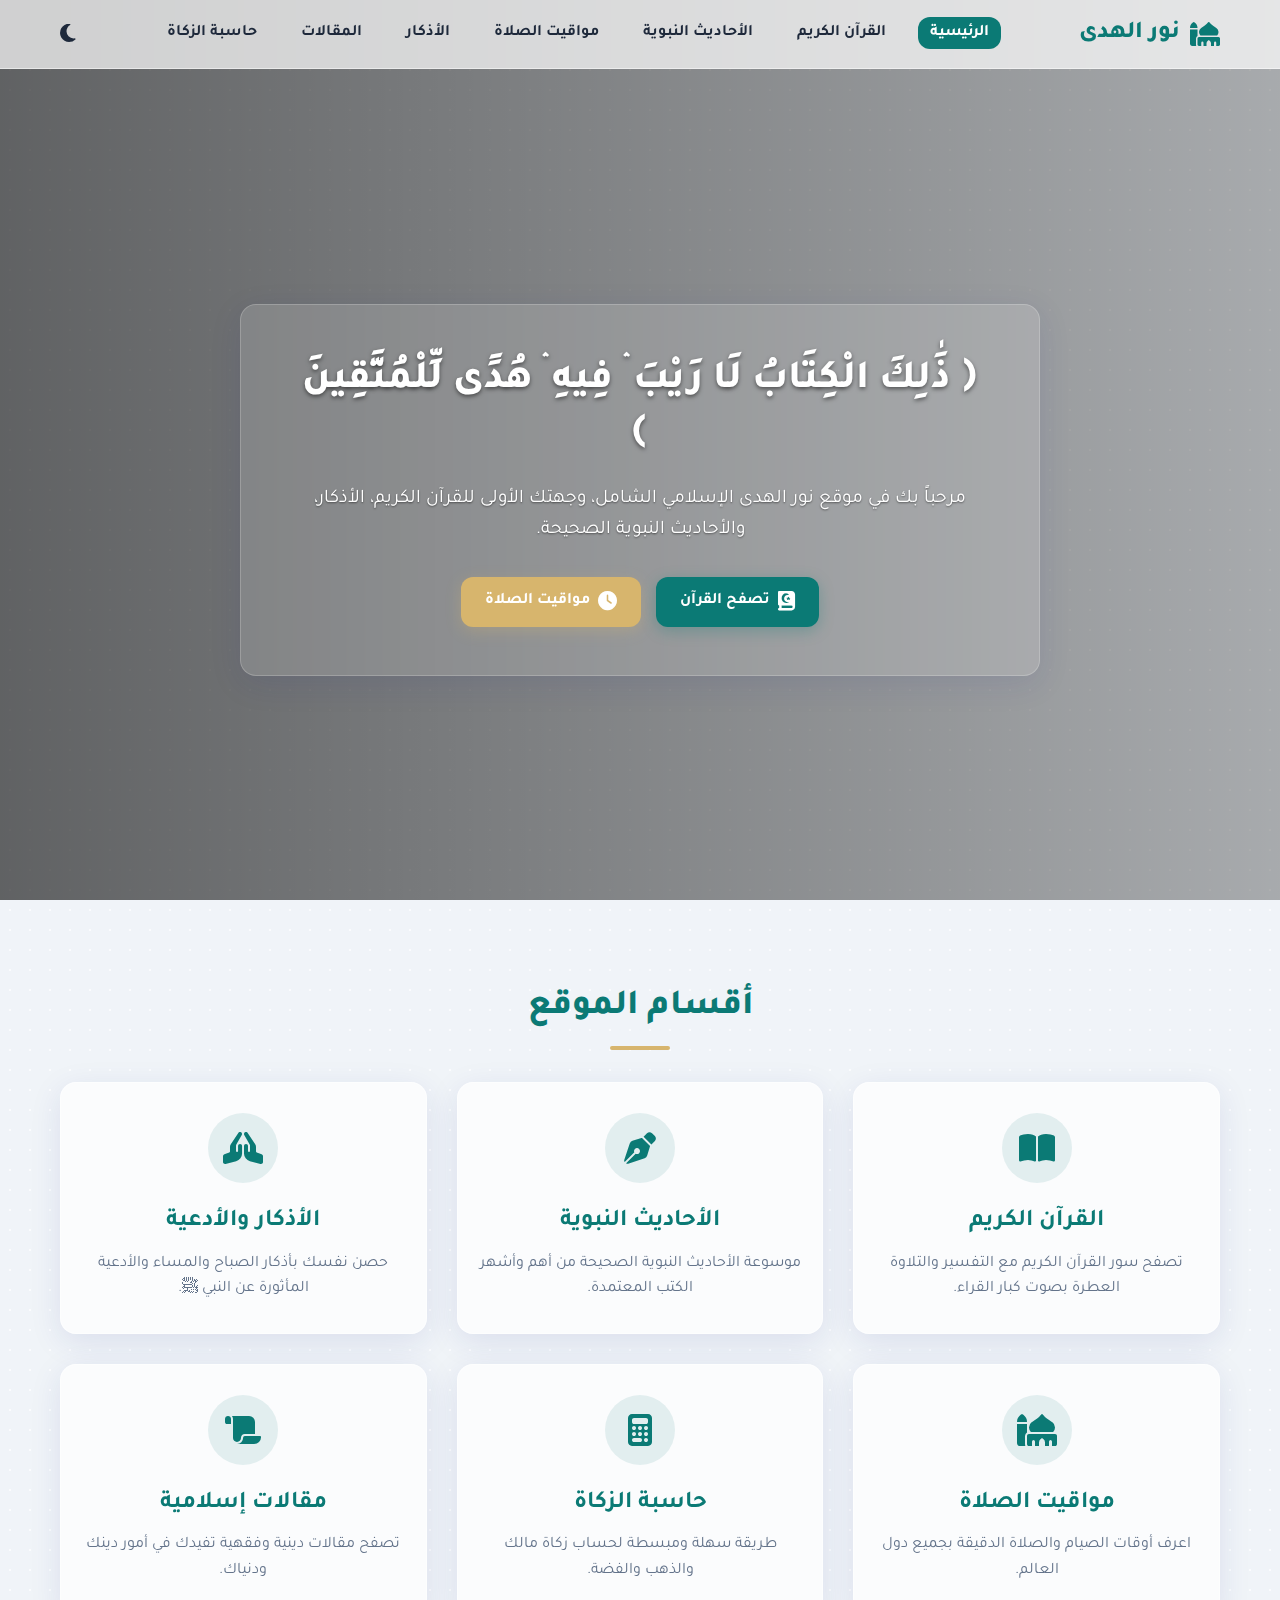
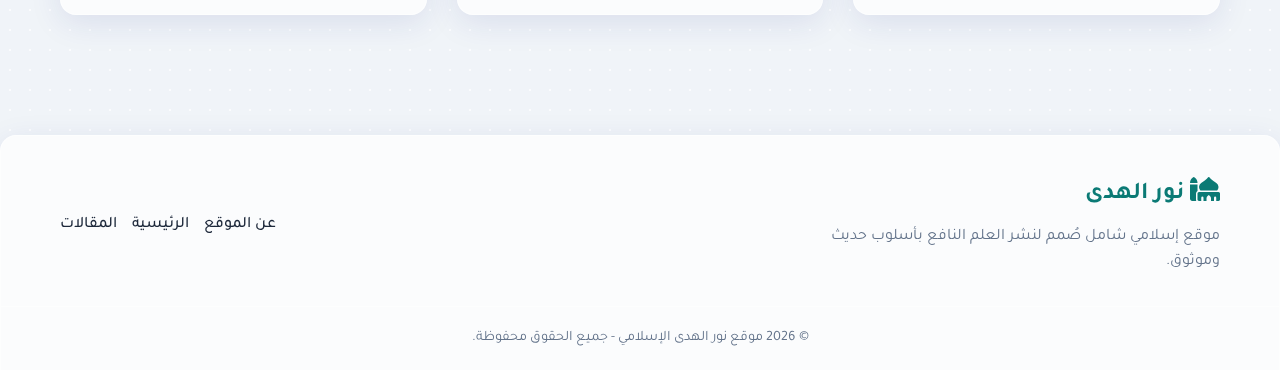
<file: frontend/index.html>
<!DOCTYPE html>
<html lang="ar" dir="rtl">
<head>
    <meta charset="UTF-8">
    <meta name="viewport" content="width=device-width, initial-scale=1.0">
    <title>نور الهدى - موقع إسلامي شامل</title>
    <!-- Google Fonts: Tajawal -->
    <link href="https://fonts.googleapis.com/css2?family=Tajawal:wght@300;400;500;700;800&display=swap" rel="stylesheet">
    <!-- FontAwesome -->
    <link rel="stylesheet" href="https://cdnjs.cloudflare.com/ajax/libs/font-awesome/6.4.0/css/all.min.css">
    <link rel="stylesheet" href="style.css">
</head>
<body>

    <!-- Header Navigation -->
    <header class="glass-header">
        <div class="container nav-container">
            <a href="index.html" class="logo">
                <i class="fa-solid fa-mosque"></i> نور الهدى
            </a>
            <nav class="main-nav">
                <ul>
                    <li><a href="index.html" class="active">الرئيسية</a></li>
                    <li><a href="quran.html">القرآن الكريم</a></li>
                    <li><a href="hadith.html">الأحاديث النبوية</a></li>
                    <li><a href="prayer.html">مواقيت الصلاة</a></li>
                    <li><a href="azkar.html">الأذكار</a></li>
                    <li><a href="articles.html">المقالات</a></li>
                    <li><a href="zakat.html">حاسبة الزكاة</a></li>
                </ul>
            </nav>
            <button class="theme-toggle" id="theme-toggle">
                <i class="fa-solid fa-moon"></i>
            </button>
            <button class="menu-toggle" id="menu-toggle">
                <i class="fa-solid fa-bars"></i>
            </button>
        </div>
    </header>

    <!-- Hero Section -->
    <section class="hero-section">
        <div class="hero-content glass-panel">
            <h1>﴿ ذَٰلِكَ الْكِتَابُ لَا رَيْبَ ۛ فِيهِ ۛ هُدًى لِّلْمُتَّقِينَ ﴾</h1>
            <p>مرحباً بك في موقع نور الهدى الإسلامي الشامل، وجهتك الأولى للقرآن الكريم، الأذكار، والأحاديث النبوية الصحيحة.</p>
            <div class="hero-buttons">
                <a href="quran.html" class="btn btn-primary"><i class="fa-solid fa-book-quran"></i> تصفح القرآن</a>
                <a href="prayer.html" class="btn btn-secondary"><i class="fa-solid fa-clock"></i> مواقيت الصلاة</a>
            </div>
        </div>
    </section>

    <!-- Capabilities / Services Area -->
    <section class="services-section container">
        <h2 class="section-title">أقسام الموقع</h2>
        <div class="grid-services">
            <!-- Service 1 -->
            <a href="quran.html" class="service-card glass-panel">
                <div class="icon-wrapper"><i class="fa-solid fa-book-open"></i></div>
                <h3>القرآن الكريم</h3>
                <p>تصفح سور القرآن الكريم مع التفسير والتلاوة العطرة بصوت كبار القراء.</p>
            </a>
            <!-- Service 2 -->
            <a href="hadith.html" class="service-card glass-panel">
                <div class="icon-wrapper"><i class="fa-solid fa-pen-nib"></i></div>
                <h3>الأحاديث النبوية</h3>
                <p>موسوعة الأحاديث النبوية الصحيحة من أهم وأشهر الكتب المعتمدة.</p>
            </a>
            <!-- Service 3 -->
            <a href="azkar.html" class="service-card glass-panel">
                <div class="icon-wrapper"><i class="fa-solid fa-hands-praying"></i></div>
                <h3>الأذكار والأدعية</h3>
                <p>حصن نفسك بأذكار الصباح والمساء والأدعية المأثورة عن النبي ﷺ.</p>
            </a>
            <!-- Service 4 -->
            <a href="prayer.html" class="service-card glass-panel">
                <div class="icon-wrapper"><i class="fa-solid fa-mosque"></i></div>
                <h3>مواقيت الصلاة</h3>
                <p>اعرف أوقات الصيام والصلاة الدقيقة بجميع دول العالم.</p>
            </a>
            <!-- Service 5 -->
            <a href="zakat.html" class="service-card glass-panel">
                <div class="icon-wrapper"><i class="fa-solid fa-calculator"></i></div>
                <h3>حاسبة الزكاة</h3>
                <p>طريقة سهلة ومبسطة لحساب زكاة مالك والذهب والفضة.</p>
            </a>
            <!-- Service 6 -->
            <a href="articles.html" class="service-card glass-panel">
                <div class="icon-wrapper"><i class="fa-solid fa-scroll"></i></div>
                <h3>مقالات إسلامية</h3>
                <p>تصفح مقالات دينية وفقهية تفيدك في أمور دينك ودنياك.</p>
            </a>
        </div>
    </section>

    <!-- Footer -->
    <footer class="main-footer glass-panel">
        <div class="container footer-content">
            <div class="footer-info">
                <h3><i class="fa-solid fa-mosque"></i> نور الهدى</h3>
                <p>موقع إسلامي شامل صُمم لنشر العلم النافع بأسلوب حديث وموثوق.</p>
            </div>
            <div class="footer-links">
                <ul>
                    <li><a href="about.html">عن الموقع</a></li>
                    <li><a href="index.html">الرئيسية</a></li>
                    <li><a href="articles.html">المقالات</a></li>
                </ul>
            </div>
        </div>
        <div class="footer-bottom">
            <p>&copy; 2026 موقع نور الهدى الإسلامي - جميع الحقوق محفوظة.</p>
        </div>
    </footer>

    <script src="app.js"></script>
</body>
</html>
</file>
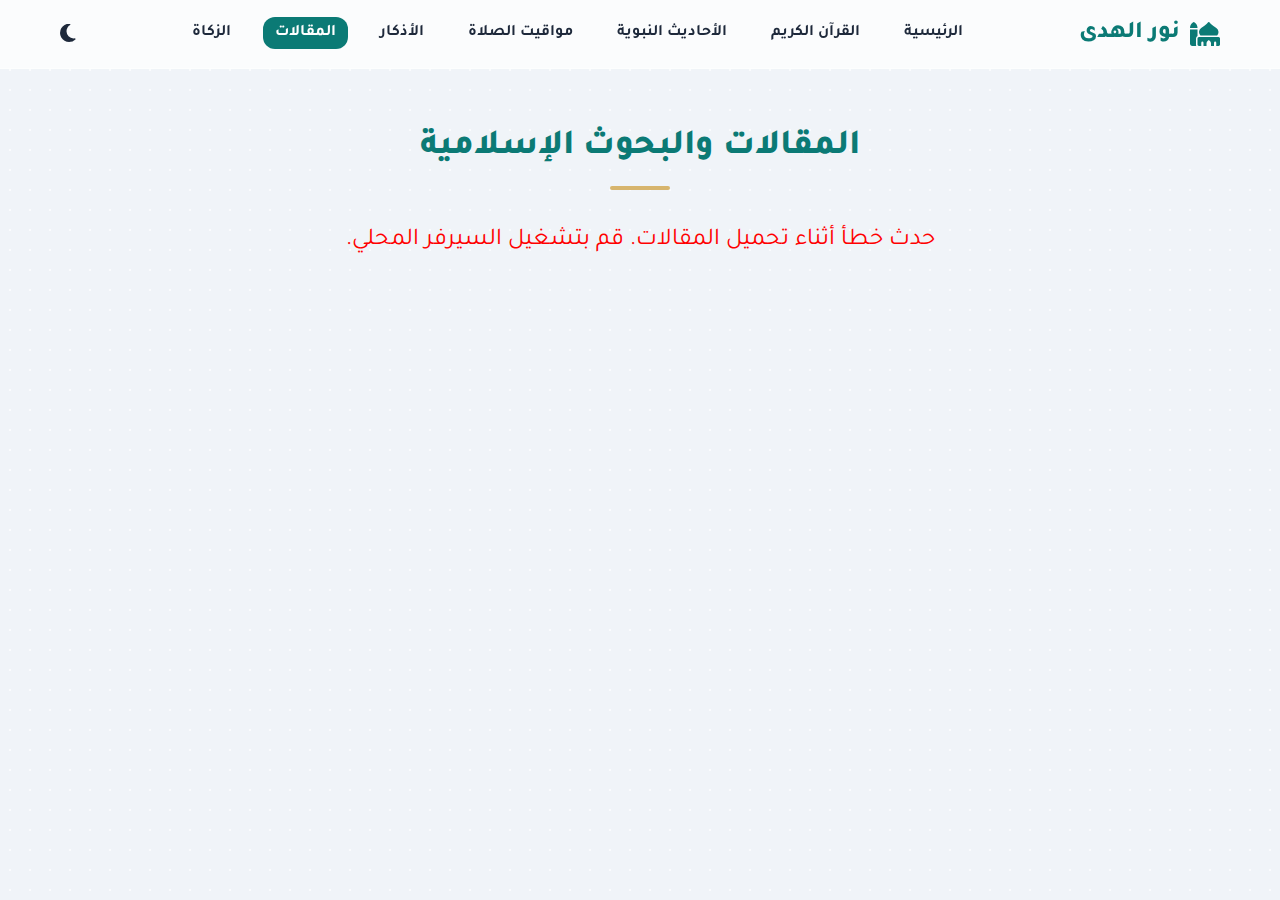
<file: frontend/articles.html>
<!DOCTYPE html>
<html lang="ar" dir="rtl">

<head>
    <meta charset="UTF-8">
    <meta name="viewport" content="width=device-width, initial-scale=1.0">
    <title>المقالات الإسلامية - نور الهدى</title>
    <link href="https://fonts.googleapis.com/css2?family=Tajawal:wght@400;500;700&display=swap" rel="stylesheet">
    <link rel="stylesheet" href="https://cdnjs.cloudflare.com/ajax/libs/font-awesome/6.4.0/css/all.min.css">
    <link rel="stylesheet" href="style.css">
    <style>
        .page-wrapper {
            padding: 120px 20px 60px;
            min-height: 100vh;
        }

        .articles-grid {
            display: grid;
            grid-template-columns: repeat(auto-fill, minmax(300px, 1fr));
            gap: 30px;
        }

        .article-card {
            display: flex;
            flex-direction: column;
            padding: 25px;
            transition: transform var(--transition-norm);
            cursor: pointer;
        }

        .article-card:hover {
            transform: translateY(-5px);
            border-color: var(--primary-light);
        }

        .article-category {
            display: inline-block;
            background: rgba(11, 122, 117, 0.1);
            color: var(--primary-color);
            padding: 5px 12px;
            border-radius: 20px;
            font-size: 0.85rem;
            font-weight: bold;
            margin-bottom: 15px;
            width: fit-content;
        }

        .article-title {
            font-size: 1.4rem;
            font-weight: 700;
            margin-bottom: 15px;
            color: var(--text-main);
        }

        .article-excerpt {
            color: var(--text-muted);
            font-size: 1rem;
            margin-bottom: 20px;
            flex-grow: 1;
        }

        .article-meta {
            display: flex;
            justify-content: space-between;
            align-items: center;
            border-top: 1px solid var(--border-glass);
            padding-top: 15px;
            font-size: 0.9rem;
            color: var(--text-muted);
        }

        #article-reader {
            display: none;
        }

        .reader-title {
            font-size: 2rem;
            color: var(--primary-color);
            margin-bottom: 10px;
        }

        .reader-meta {
            display: flex;
            gap: 20px;
            color: var(--text-muted);
            margin-bottom: 30px;
            padding-bottom: 20px;
            border-bottom: 1px solid var(--border-glass);
        }

        .reader-content {
            font-size: 1.2rem;
            line-height: 2;
            text-align: justify;
            white-space: pre-wrap;
        }
    </style>
</head>

<body>
    <header class="glass-header">
        <div class="container nav-container">
            <a href="index.html" class="logo"><i class="fa-solid fa-mosque"></i> نور الهدى</a>
            <nav class="main-nav">
                <ul>
                    <li><a href="index.html">الرئيسية</a></li>
                    <li><a href="quran.html">القرآن الكريم</a></li>
                    <li><a href="hadith.html">الأحاديث النبوية</a></li>
                    <li><a href="prayer.html">مواقيت الصلاة</a></li>
                    <li><a href="azkar.html">الأذكار</a></li>
                    <li><a href="articles.html" class="active">المقالات</a></li>
                    <li><a href="zakat.html">الزكاة</a></li>
                </ul>
            </nav>
            <button class="theme-toggle" id="theme-toggle"><i class="fa-solid fa-moon"></i></button>
            <button class="menu-toggle" id="menu-toggle"><i class="fa-solid fa-bars"></i></button>
        </div>
    </header>

    <main class="container page-wrapper">
        <div id="articles-list-view">
            <h2 class="section-title">المقالات والبحوث الإسلامية</h2>
            <div id="loader" style="text-align: center; font-size: 1.5rem; color: var(--primary-color);">
                <i class="fa-solid fa-spinner fa-spin"></i> جاري التحميل...
            </div>
            <div id="articles-grid" class="articles-grid"></div>
        </div>

        <div id="article-reader" class="glass-panel" style="padding: 40px;">
            <button class="btn btn-secondary" onclick="backToArticles()" style="margin-bottom: 20px;">
                <i class="fa-solid fa-arrow-right"></i> عودة للمقالات
            </button>
            <div class="article-category" id="reader-category"></div>
            <h1 class="reader-title" id="reader-title"></h1>
            <div class="reader-meta">
                <span id="reader-author"><i class="fa-solid fa-user-edit"></i> </span>
                <span id="reader-date"><i class="fa-regular fa-calendar-days"></i> </span>
                <span id="reader-views"><i class="fa-solid fa-eye"></i> </span>
            </div>
            <div class="reader-content" id="reader-content"></div>
        </div>
    </main>

    <script src="app.js"></script>
    <script src="articles.js"></script>
</body>

</html>
</file>
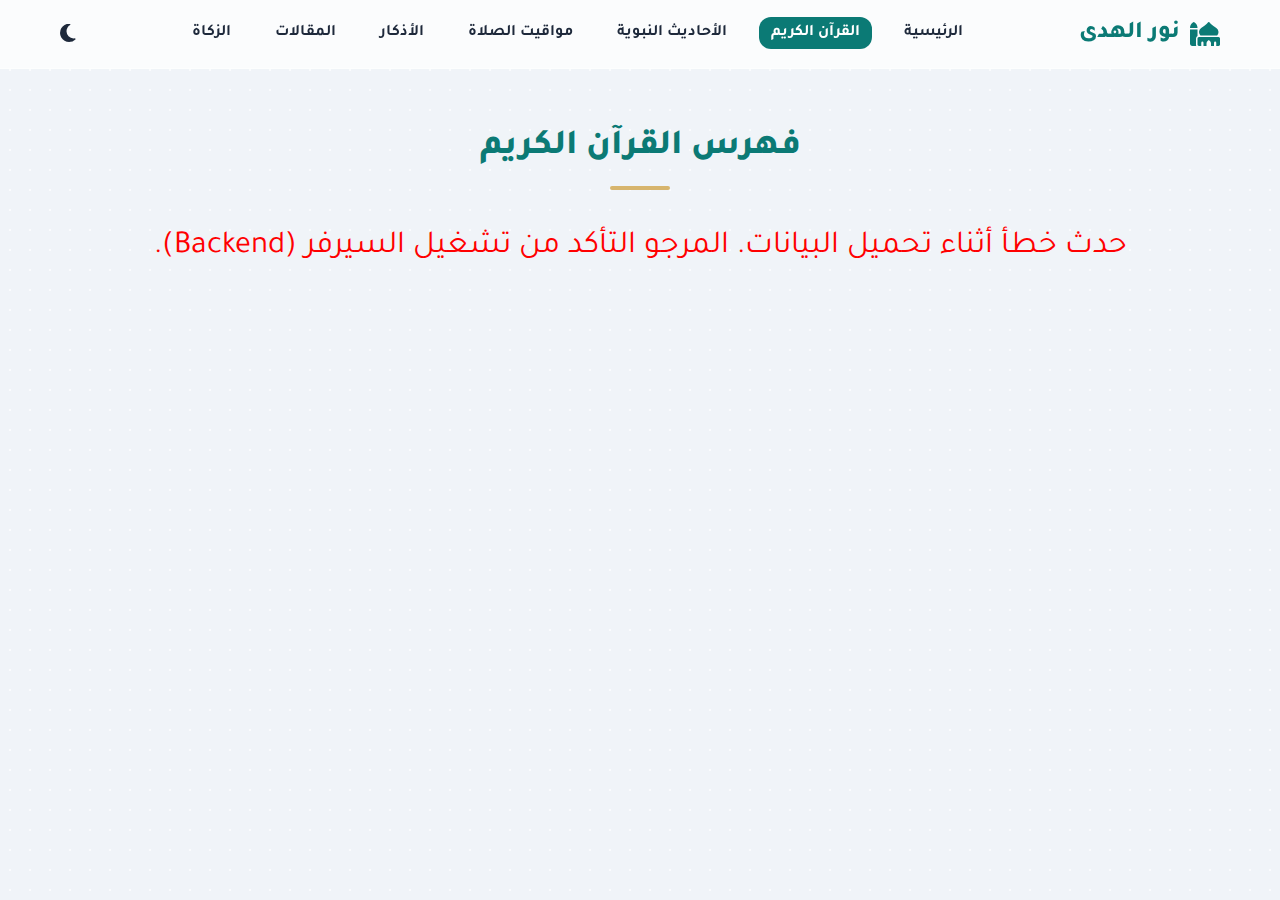
<file: frontend/quran.html>
<!DOCTYPE html>
<html lang="ar" dir="rtl">

<head>
    <meta charset="UTF-8">
    <meta name="viewport" content="width=device-width, initial-scale=1.0">
    <title>القرآن الكريم - نور الهدى</title>
    <link href="https://fonts.googleapis.com/css2?family=Tajawal:wght@400;700&display=swap" rel="stylesheet">
    <link href="https://fonts.googleapis.com/css2?family=Amiri:wght@400;700&display=swap" rel="stylesheet">
    <!-- خط القرآن -->
    <link rel="stylesheet" href="https://cdnjs.cloudflare.com/ajax/libs/font-awesome/6.4.0/css/all.min.css">
    <link rel="stylesheet" href="style.css">
    <style>
        .page-wrapper {
            padding: 120px 20px 60px;
            min-height: 100vh;
        }

        .surah-grid {
            display: grid;
            grid-template-columns: repeat(auto-fill, minmax(200px, 1fr));
            gap: 20px;
        }

        .surah-card {
            padding: 25px;
            text-align: center;
            cursor: pointer;
            display: flex;
            flex-direction: column;
            align-items: center;
            justify-content: center;
            font-size: 1.4rem;
            font-weight: bold;
        }

        .surah-number-badge {
            background: var(--primary-color);
            color: white;
            border-radius: 50%;
            width: 40px;
            height: 40px;
            display: flex;
            align-items: center;
            justify-content: center;
            margin-bottom: 15px;
            font-size: 1.2rem;
        }

        .ayahs-box {
            font-family: 'Amiri', serif;
            font-size: 1.8rem;
            line-height: 2.2;
            padding: 40px 30px;
            text-align: center;
        }

        .ayah {
            display: inline;
        }

        .ayah-number {
            display: inline-flex;
            justify-content: center;
            align-items: center;
            width: 35px;
            height: 35px;
            background: url('data:image/svg+xml;utf8,<svg xmlns="http://www.w3.org/2000/svg" viewBox="0 0 100 100"><polygon points="50,5 95,28 95,73 50,95 5,73 5,28" fill="none" stroke="%23d7b56d" stroke-width="4"/></svg>') center/cover;
            font-size: 1.1rem;
            margin: 0 10px;
            color: var(--primary-color);
            font-family: 'Tajawal', sans-serif;
        }
    </style>
</head>

<body>
    <header class="glass-header">
        <div class="container nav-container">
            <a href="index.html" class="logo"><i class="fa-solid fa-mosque"></i> نور الهدى</a>
            <nav class="main-nav">
                <ul>
                    <li><a href="index.html">الرئيسية</a></li>
                    <li><a href="quran.html" class="active">القرآن الكريم</a></li>
                    <li><a href="hadith.html">الأحاديث النبوية</a></li>
                    <li><a href="prayer.html">مواقيت الصلاة</a></li>
                    <li><a href="azkar.html">الأذكار</a></li>
                    <li><a href="articles.html">المقالات</a></li>
                    <li><a href="zakat.html">الزكاة</a></li>
                </ul>
            </nav>
            <button class="theme-toggle" id="theme-toggle"><i class="fa-solid fa-moon"></i></button>
            <button class="menu-toggle" id="menu-toggle"><i class="fa-solid fa-bars"></i></button>
        </div>
    </header>

    <main class="container page-wrapper">
        <!-- قسم قائمة السور -->
        <div id="surahs-list-view">
            <h2 class="section-title">فهرس القرآن الكريم</h2>
            <div id="loader" style="text-align: center; font-size: 2rem; color: var(--primary-color);">
                <i class="fa-solid fa-spinner fa-spin"></i> جاري التحميل...
            </div>
            <div id="surah-grid" class="surah-grid"></div>
        </div>

        <!-- قسم عرض آيات السورة -->
        <div id="surah-content-view" style="display: none;">
            <button class="btn btn-secondary" onclick="backToSurahs()" style="margin-bottom: 20px;">
                <i class="fa-solid fa-arrow-right"></i> عودة للفهرس
            </button>
            <h2 id="current-surah-title" class="section-title"></h2>
            <div id="ayahs-container" class="glass-panel ayahs-box"></div>
        </div>
    </main>

    <script src="app.js"></script>
    <script src="quran.js"></script>
</body>

</html>
</file>
<file: frontend/style.css>
/* ==========================================================================
   CSS Variables (Design Tokens) - Premium Modern UI (Light/Dark Support)
   ========================================================================== */
   :root {
    /* Primary Colors: Islamic Green/Teal Blend */
    --primary-color: #0b7a75;
    --primary-light: #18a59f;
    --primary-dark: #064f4c;
    
    /* Secondary Colors */
    --secondary-color: #d7b56d; /* Golden tone for premium feel */
    --secondary-hover: #c09e53;

    /* Backgrounds */
    --bg-main: #f0f4f8;
    --bg-glass: rgba(255, 255, 255, 0.7);
    --bg-glass-hover: rgba(255, 255, 255, 0.9);
    
    /* Typography */
    --text-main: #1e293b;
    --text-muted: #64748b;
    --font-heading: 'Tajawal', sans-serif;
    --font-body: 'Tajawal', sans-serif;

    /* Borders & Shadow */
    --border-glass: rgba(255, 255, 255, 0.5);
    --shadow-glass: 0 8px 32px 0 rgba(31, 38, 135, 0.1);
    
    /* Shapes */
    --radius-lg: 16px;
    --radius-md: 12px;
    
    /* Transitions */
    --transition-fast: 0.2s ease;
    --transition-norm: 0.3s ease;
}

/* Dark Mode Theme Variables */
body.dark-mode {
    --bg-main: #0f172a;
    --bg-glass: rgba(30, 41, 59, 0.7);
    --bg-glass-hover: rgba(30, 41, 59, 0.9);
    --text-main: #f8fafc;
    --text-muted: #cbd5e1;
    --border-glass: rgba(255, 255, 255, 0.1);
    --shadow-glass: 0 8px 32px 0 rgba(0, 0, 0, 0.4);
    --primary-color: #18a59f;
}

/* ==========================================================================
   Global Resets & Base Styles
   ========================================================================== */
* {
    margin: 0;
    padding: 0;
    box-sizing: border-box;
}

body {
    font-family: var(--font-body);
    background-color: var(--bg-main);
    color: var(--text-main);
    line-height: 1.6;
    transition: background-color var(--transition-norm), color var(--transition-norm);
    overflow-x: hidden;
    /* subtle background pattern */
    background-image: radial-gradient(var(--bg-glass) 1px, transparent 1px);
    background-size: 20px 20px;
}

a {
    text-decoration: none;
    color: inherit;
}

ul {
    list-style: none;
}

.container {
    max-width: 1200px;
    margin: 0 auto;
    padding: 0 20px;
}

/* ==========================================================================
   Utility Classes (Glassmorphism & Buttons)
   ========================================================================== */
.glass-panel {
    background: var(--bg-glass);
    backdrop-filter: blur(12px);
    -webkit-backdrop-filter: blur(12px);
    border: 1px solid var(--border-glass);
    box-shadow: var(--shadow-glass);
    border-radius: var(--radius-lg);
    transition: all var(--transition-norm);
}

.btn {
    display: inline-flex;
    align-items: center;
    gap: 8px;
    padding: 12px 24px;
    border-radius: var(--radius-md);
    font-weight: 700;
    font-size: 1rem;
    cursor: pointer;
    border: none;
    transition: all var(--transition-fast);
}

.btn i {
    font-size: 1.2rem;
}

.btn-primary {
    background-color: var(--primary-color);
    color: #fff;
    box-shadow: 0 4px 15px rgba(11, 122, 117, 0.3);
}

.btn-primary:hover {
    background-color: var(--primary-dark);
    transform: translateY(-2px);
}

.btn-secondary {
    background-color: var(--secondary-color);
    color: #fff;
    box-shadow: 0 4px 15px rgba(215, 181, 109, 0.3);
}

.btn-secondary:hover {
    background-color: var(--secondary-hover);
    transform: translateY(-2px);
}

.section-title {
    text-align: center;
    font-size: 2.2rem;
    color: var(--primary-color);
    margin-bottom: 2rem;
    font-weight: 800;
    position: relative;
}

.section-title::after {
    content: '';
    display: block;
    width: 60px;
    height: 4px;
    background: var(--secondary-color);
    margin: 10px auto 0;
    border-radius: 2px;
}

/* ==========================================================================
   Header Navigation
   ========================================================================== */
.glass-header {
    position: fixed;
    top: 0;
    width: 100%;
    z-index: 1000;
    background: var(--bg-glass);
    backdrop-filter: blur(16px);
    -webkit-backdrop-filter: blur(16px);
    border-bottom: 1px solid var(--border-glass);
    padding: 15px 0;
}

.nav-container {
    display: flex;
    justify-content: space-between;
    align-items: center;
}

.logo {
    display: flex;
    align-items: center;
    gap: 10px;
    font-size: 1.5rem;
    font-weight: 800;
    color: var(--primary-color);
}

.main-nav ul {
    display: flex;
    gap: 20px;
}

.main-nav a {
    font-weight: 600;
    padding: 8px 12px;
    border-radius: var(--radius-md);
    transition: var(--transition-fast);
}

.main-nav a:hover, .main-nav a.active {
    background: var(--primary-color);
    color: #fff;
}

.theme-toggle, .menu-toggle {
    background: transparent;
    border: none;
    font-size: 1.3rem;
    color: var(--text-main);
    cursor: pointer;
    transition: transform var(--transition-fast);
}

.theme-toggle:hover {
    transform: rotate(15deg);
    color: var(--primary-color);
}

.menu-toggle {
    display: none;
}

/* ==========================================================================
   Hero Section
   ========================================================================== */
.hero-section {
    min-height: 100vh;
    display: flex;
    align-items: center;
    justify-content: center;
    padding-top: 80px; /* Offset header */
    background: url('https://images.unsplash.com/photo-1564769625905-50e93615e759?q=80&w=2000&auto=format&fit=crop') center/cover no-repeat;
    position: relative;
    z-index: 1;
}

.hero-section::before {
    content: '';
    position: absolute;
    top: 0;
    left: 0;
    width: 100%;
    height: 100%;
    background: linear-gradient(to right, rgba(0,0,0,0.6), rgba(0,0,0,0.3));
    z-index: -1;
}

.hero-content {
    text-align: center;
    padding: 3rem;
    max-width: 800px;
    margin: 0 20px;
    /* Adjust glass specifically for hero ensuring readability */
    background: rgba(255, 255, 255, 0.15);
    border: 1px solid rgba(255,255,255,0.2);
    /* Forcing light text on dark background for hero image */
    color: #fff; 
}

.hero-content h1 {
    font-size: 2.5rem;
    margin-bottom: 20px;
    font-weight: 800;
    text-shadow: 0 2px 4px rgba(0,0,0,0.5);
    line-height: 1.4;
}

.hero-content p {
    font-size: 1.2rem;
    margin-bottom: 30px;
    text-shadow: 0 1px 2px rgba(0,0,0,0.5);
}

.hero-buttons {
    display: flex;
    gap: 15px;
    justify-content: center;
}

/* ==========================================================================
   Services Section (Grid)
   ========================================================================== */
.services-section {
    padding: 80px 20px;
}

.grid-services {
    display: grid;
    grid-template-columns: repeat(auto-fit, minmax(300px, 1fr));
    gap: 30px;
}

.service-card {
    padding: 30px 20px;
    text-align: center;
    cursor: pointer;
}

.service-card:hover {
    transform: translateY(-5px);
    background: var(--bg-glass-hover);
    border-color: var(--primary-light);
}

.service-card .icon-wrapper {
    display: inline-flex;
    align-items: center;
    justify-content: center;
    width: 70px;
    height: 70px;
    background: rgba(11, 122, 117, 0.1);
    color: var(--primary-color);
    border-radius: 50%;
    font-size: 2rem;
    margin-bottom: 20px;
    transition: var(--transition-norm);
}

.service-card:hover .icon-wrapper {
    background: var(--primary-color);
    color: #fff;
    transform: scale(1.1);
}

.service-card h3 {
    font-size: 1.5rem;
    margin-bottom: 10px;
    color: var(--primary-color);
}

.service-card p {
    color: var(--text-muted);
}

/* ==========================================================================
   Footer
   ========================================================================== */
.main-footer {
    padding: 40px 0 20px;
    margin-top: 40px;
    border-bottom-left-radius: 0;
    border-bottom-right-radius: 0;
    border-bottom: none;
}

.footer-content {
    display: flex;
    justify-content: space-between;
    align-items: center;
    flex-wrap: wrap;
    gap: 20px;
    margin-bottom: 30px;
}

.footer-info h3 {
    color: var(--primary-color);
    font-size: 1.5rem;
    margin-bottom: 10px;
}

.footer-info p {
    color: var(--text-muted);
    max-width: 400px;
}

.footer-links ul {
    display: flex;
    gap: 15px;
}

.footer-links a {
    color: var(--text-main);
    font-weight: 500;
}

.footer-links a:hover {
    color: var(--primary-color);
}

.footer-bottom {
    text-align: center;
    padding-top: 20px;
    border-top: 1px solid var(--border-glass);
    color: var(--text-muted);
    font-size: 0.9rem;
}

/* ==========================================================================
   Media Queries for Responsiveness
   ========================================================================== */
@media (max-width: 768px) {
    .menu-toggle {
        display: block;
    }

    .main-nav {
        position: absolute;
        top: 100%;
        left: 0;
        width: 100%;
        background: var(--bg-glass);
        backdrop-filter: blur(16px);
        -webkit-backdrop-filter: blur(16px);
        border-top: 1px solid var(--border-glass);
        padding: 20px;
        clip-path: polygon(0 0, 100% 0, 100% 0, 0 0); /* Hidden state */
        transition: clip-path 0.3s ease-out;
    }
    
    .main-nav.nav-open {
        clip-path: polygon(0 0, 100% 0, 100% 100%, 0 100%);
    }

    .main-nav ul {
        flex-direction: column;
        align-items: center;
        gap: 10px;
    }

    .main-nav a {
        display: block;
        width: 100%;
        text-align: center;
    }

    .hero-content h1 {
        font-size: 1.8rem;
    }

    .hero-buttons {
        flex-direction: column;
    }

    .footer-content {
        flex-direction: column;
        text-align: center;
    }
}
</file>
